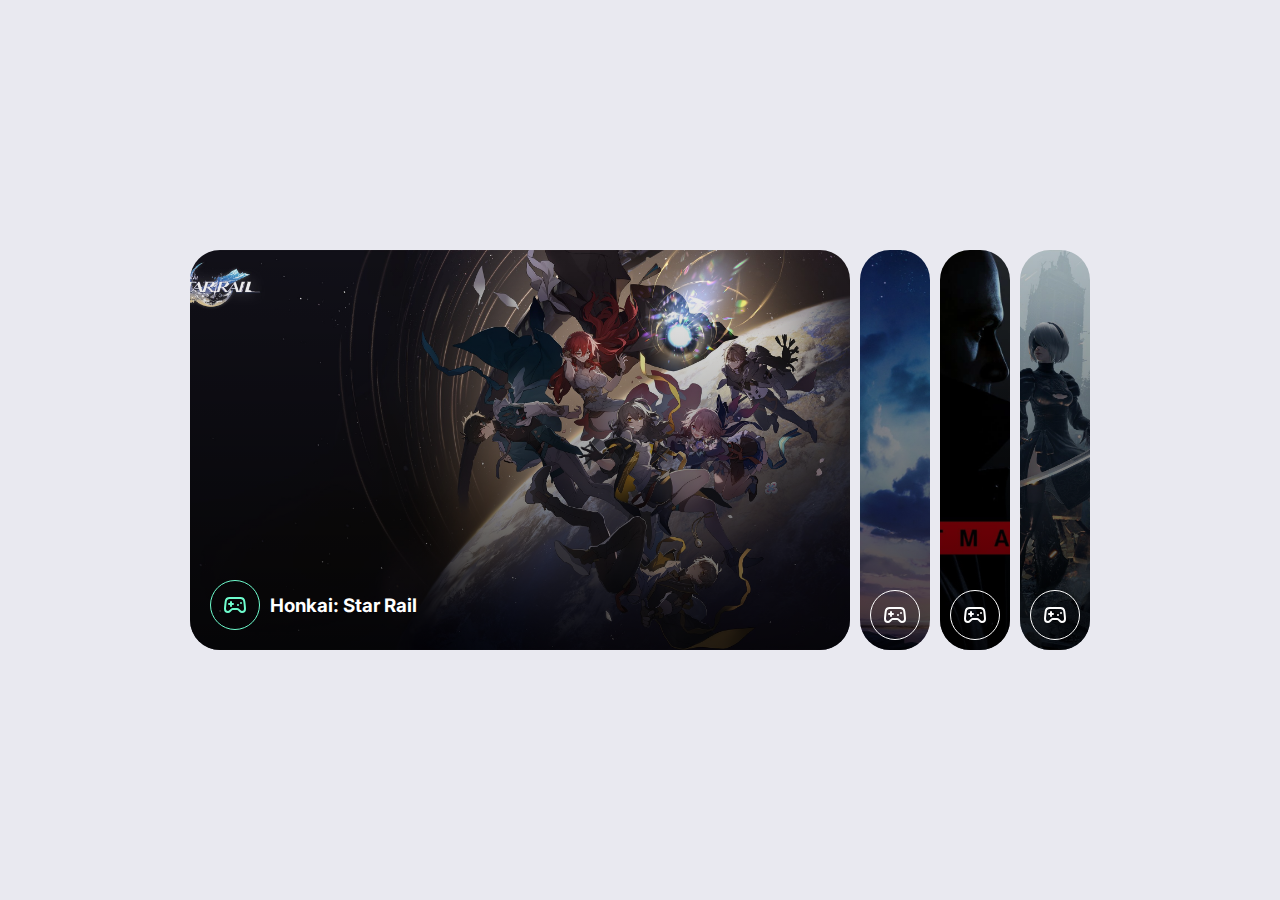
<file: animated-accordion/index.html>
<!DOCTYPE html>
<html lang="en">
<head>
    <meta charset="UTF-8">
    <link rel="stylesheet" href="style.css">
    <script src="./script.js" defer></script>
    <title>Animated accordion</title>
</head>
<body>
    <div class="container">
        <div class="card active">
            <img class="background" src="img/HSRwallpaper.jpg" alt="">
            <div class="card-content">
                <div class="profile-image">
                    <!-- This is a controller icon -->
                    <svg xmlns="http://www.w3.org/2000/svg" width="24" height="24" viewBox="0 0 24 24" fill="none" stroke-width="2" stroke-linecap="round" stroke-linejoin="round" class="lucide lucide-gamepad-2">
                        <line x1="6" x2="10" y1="11" y2="11" />
                        <line x1="8" x2="8" y1="9" y2="13" />
                        <line x1="15" x2="15.01" y1="12" y2="12" />
                        <line x1="18" x2="18.01" y1="10" y2="10" />
                        <path d="M17.32 5H6.68a4 4 0 0 0-3.978 3.59c-.006.052-.01.101-.017.152C2.604 9.416 2 14.456 2 16a3 3 0 0 0 3 3c1 0 1.5-.5 2-1l1.414-1.414A2 2 0 0 1 9.828 16h4.344a2 2 0 0 1 1.414.586L17 18c.5.5 1 1 2 1a3 3 0 0 0 3-3c0-1.545-.604-6.584-.685-7.258-.007-.05-.011-.1-.017-.151A4 4 0 0 0 17.32 5z" />
                    </svg>
                </div>
                <h3 class="title">Honkai: Star Rail</h3>
            </div>
            <div class="backdrop"></div>
        </div>

        <div class="card">
            <img class="background" src="img/TalesOfAriseWallpaper.jpg" alt="">
            <div class="card-content">
                <div class="profile-image">
                    <!-- This is a controller icon -->
                    <svg xmlns="http://www.w3.org/2000/svg" width="24" height="24" viewBox="0 0 24 24" fill="none" stroke-width="2" stroke-linecap="round" stroke-linejoin="round" class="lucide lucide-gamepad-2">
                        <line x1="6" x2="10" y1="11" y2="11" />
                        <line x1="8" x2="8" y1="9" y2="13" />
                        <line x1="15" x2="15.01" y1="12" y2="12" />
                        <line x1="18" x2="18.01" y1="10" y2="10" />
                        <path d="M17.32 5H6.68a4 4 0 0 0-3.978 3.59c-.006.052-.01.101-.017.152C2.604 9.416 2 14.456 2 16a3 3 0 0 0 3 3c1 0 1.5-.5 2-1l1.414-1.414A2 2 0 0 1 9.828 16h4.344a2 2 0 0 1 1.414.586L17 18c.5.5 1 1 2 1a3 3 0 0 0 3-3c0-1.545-.604-6.584-.685-7.258-.007-.05-.011-.1-.017-.151A4 4 0 0 0 17.32 5z" />
                    </svg>
                </div>
                <h3 class="title">Tales of Arise</h3>
            </div>
            <div class="backdrop"></div>
        </div>

        <div class="card">
            <img class="background" src="img/Hitman3Wallpaper.jpg" alt="">
            <div class="card-content">
                <div class="profile-image">
                    <!-- This is a controller icon -->
                    <svg xmlns="http://www.w3.org/2000/svg" width="24" height="24" viewBox="0 0 24 24" fill="none" stroke-width="2" stroke-linecap="round" stroke-linejoin="round" class="lucide lucide-gamepad-2">
                        <line x1="6" x2="10" y1="11" y2="11" />
                        <line x1="8" x2="8" y1="9" y2="13" />
                        <line x1="15" x2="15.01" y1="12" y2="12" />
                        <line x1="18" x2="18.01" y1="10" y2="10" />
                        <path d="M17.32 5H6.68a4 4 0 0 0-3.978 3.59c-.006.052-.01.101-.017.152C2.604 9.416 2 14.456 2 16a3 3 0 0 0 3 3c1 0 1.5-.5 2-1l1.414-1.414A2 2 0 0 1 9.828 16h4.344a2 2 0 0 1 1.414.586L17 18c.5.5 1 1 2 1a3 3 0 0 0 3-3c0-1.545-.604-6.584-.685-7.258-.007-.05-.011-.1-.017-.151A4 4 0 0 0 17.32 5z" />
                    </svg>
                </div>
                <h3 class="title">Hitman 3</h3>
            </div>
            <div class="backdrop"></div>
        </div>

        <div class="card">
            <img class="background" src="img/NierAutomataWallpaper.jpg" alt="">
            <div class="card-content">
                <div class="profile-image">
                    <!-- This is a controller icon -->
                    <svg xmlns="http://www.w3.org/2000/svg" width="24" height="24" viewBox="0 0 24 24" fill="none" stroke-width="2" stroke-linecap="round" stroke-linejoin="round" class="lucide lucide-gamepad-2">
                        <line x1="6" x2="10" y1="11" y2="11" />
                        <line x1="8" x2="8" y1="9" y2="13" />
                        <line x1="15" x2="15.01" y1="12" y2="12" />
                        <line x1="18" x2="18.01" y1="10" y2="10" />
                        <path d="M17.32 5H6.68a4 4 0 0 0-3.978 3.59c-.006.052-.01.101-.017.152C2.604 9.416 2 14.456 2 16a3 3 0 0 0 3 3c1 0 1.5-.5 2-1l1.414-1.414A2 2 0 0 1 9.828 16h4.344a2 2 0 0 1 1.414.586L17 18c.5.5 1 1 2 1a3 3 0 0 0 3-3c0-1.545-.604-6.584-.685-7.258-.007-.05-.011-.1-.017-.151A4 4 0 0 0 17.32 5z" />
                    </svg>
                </div>
                <h3 class="title">NieR: Automata</h3>
            </div>
            <div class="backdrop"></div>
        </div>
    </div>
</body>
</html>
</file>
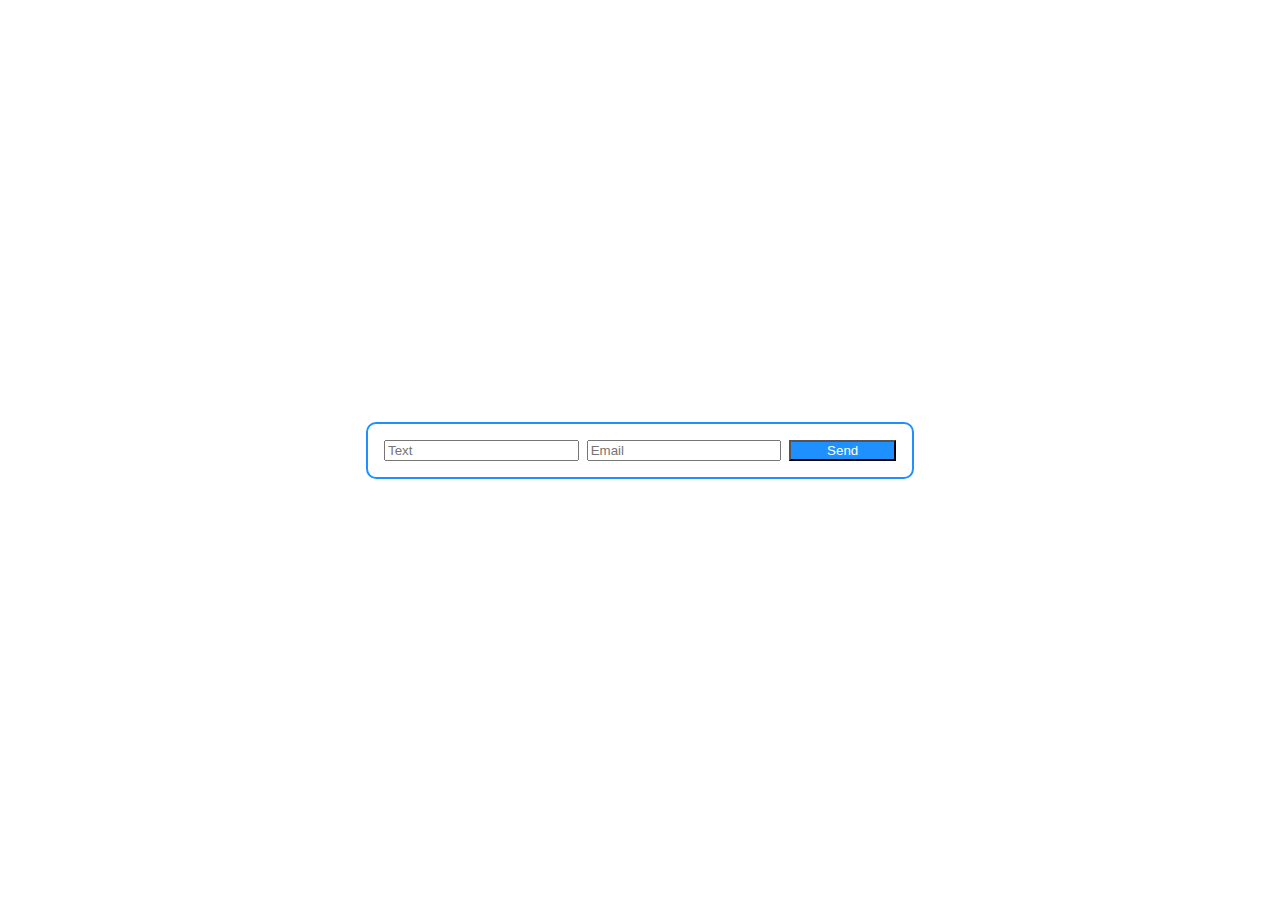
<file: fluid-layout/index.html>
<!DOCTYPE html>
<html lang="en">
<head>
    <meta charset="UTF-8">
    <link rel="stylesheet" href="style.css">
    <title>Fluid layout</title>
</head>
<body>
    <div class="container">
        <form class="form">
            <input type="text" placeholder="Text" class="text" />
            <input type="email" placeholder="Email" class="email" />
            <button type="submit" class="button">Send</button>
        </form>
    </div>
</body>
</html>
</file>
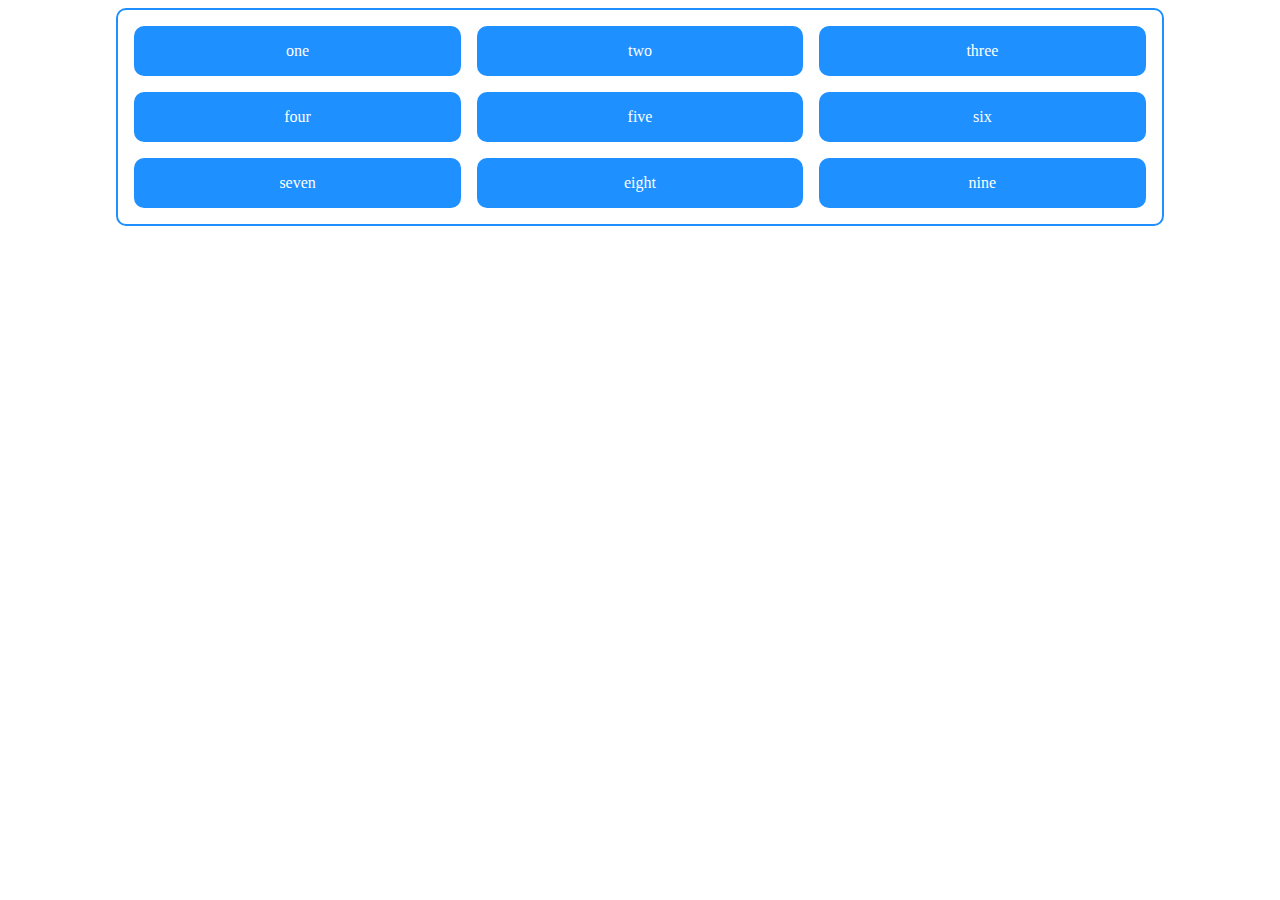
<file: responsive-grid-layout/index.html>
<!DOCTYPE html>
<html lang="en">
<head>
    <meta charset="UTF-8">
    <link rel="stylesheet" href="style.css">
    <title>Responsive grid layout</title>
</head>
<body>
<div class="container">
    <div class="cell">one</div>
    <div class="cell">two</div>
    <div class="cell">three</div>
    <div class="cell">four</div>
    <div class="cell">five</div>
    <div class="cell">six</div>
    <div class="cell">seven</div>
    <div class="cell">eight</div>
    <div class="cell">nine</div>
</div>
</body>
</html>
</file>
<file: animated-accordion/style.css>
@import url("https://fonts.googleapis.com/css2?family=Inter:wght@400;500&display=swap");

*,
*::before,
*::after {
    margin: 0;
    padding: 0;
    box-sizing: border-box;
}

body {
    font-family: Inter, sans-serif;
    height: 100vh;
    color: white;
    background-color: #e9e9f0;
    display: flex;
    justify-content: center;
    align-items: center;
}

img {
    width: 100%;
    height: 100%;
    display: block;
}

.container {
    width: 900px;
    height: 400px;
    display: flex;
    gap: 10px;
    margin-inline: 50px;
}

.card {
    min-width: 70px;
    height: 100%;
    border-radius: 30px;
    overflow: hidden;
    display: flex;
    align-items: flex-end;
    flex-grow: 1;
    cursor: pointer;
    position: relative;
    transition: 0.5s cubic-bezier(0.455, 0.03, 0.515, 0.955);

    --transition-timing: 0.25s;
}

.card.active {
    flex-grow: 100;
}

.card > .background {
    position: absolute;
    inset: 0;
    object-fit: cover;
    object-position: center;
    filter: brightness(0.8);
    z-index: -1;
    transition: var(--transition-timing) ease;
}

.card.active > .background {
    filter: brightness(1) grayscale(0);
}

.card > .card-content {
    display: flex;
    align-items: center;
    position: absolute;
    left: 10px;
    right: 10px;
    bottom: 10px;
    overflow: hidden;
    transition: var(--transition-timing);
    z-index: 10;
}

.card.active > .card-content {
    inset: 20px;
    top: auto;
}

.card-content * {
    transition: var(--transition-timing);
}

.card-content > .profile-image {
    min-width: 50px;
    max-width: 50px;
    height: 50px;
    border: 1px solid white;
    display: flex;
    justify-content: center;
    align-items: center;
    border-radius: 50%;
    overflow: hidden;
}

.card:hover .profile-image,
.card.active .profile-image {
    border: 1px solid rgb(110, 252, 205);
}

.profile-image > svg {
    stroke: #fefefe;
}

.card:hover .profile-image > svg,
.card.active .profile-image > svg {
    stroke: rgb(110, 252, 205);
}

.card-content > .title {
    white-space: pre;
    margin-left: 10px;
    translate: 0 100%;
    opacity: 0;
    transition-delay: 0.3s;
}

.card.active .title {
    opacity: 1;
    translate: 0 0;
}

.card > .backdrop {
    position: absolute;
    left: 0;
    right: 0;
    bottom: 0;
    height: 100%;
    z-index: 0;
    background: linear-gradient(to bottom, transparent, rgba(0, 0, 0, 0.7));
}
</file>
<file: fluid-layout/style.css>
html, body {
    height: 100%;
    margin: 0;
}

body {
    display: flex;
    align-items: center;
    justify-content: center;
}

.container {
    width: 40%;
    height: auto;
    min-width: 250px;
    position: relative;
    border-radius: 10px;
    border: 2px solid dodgerblue;
    padding: 1rem;
}

.form {
    display: flex;
    flex-wrap: wrap;
    gap: 0.5rem;
}

.text,
.email {
    flex: 1 0 10rem;
}

.button {
    flex: 1 0 5rem;
    background-color: dodgerblue;
    color: white;
}
</file>
<file: responsive-grid-layout/style.css>
body {
    display: flex;
    align-items: center;
    justify-content: center;
}

.container {
    height: auto;
    max-width: 1200px;
    width: 80%;
    display: grid;
    grid-template-columns: repeat(auto-fit, minmax(300px, 1fr));
    gap: 1rem;
    position: relative;
    border-radius: 10px;
    border: 2px solid dodgerblue;
    padding: 1rem;
}

.cell {
    display: flex;
    align-items: center;
    justify-content: center;
    height: 50px;
    border-radius: 10px;
    background: dodgerblue;
    color: white;
}
</file>
